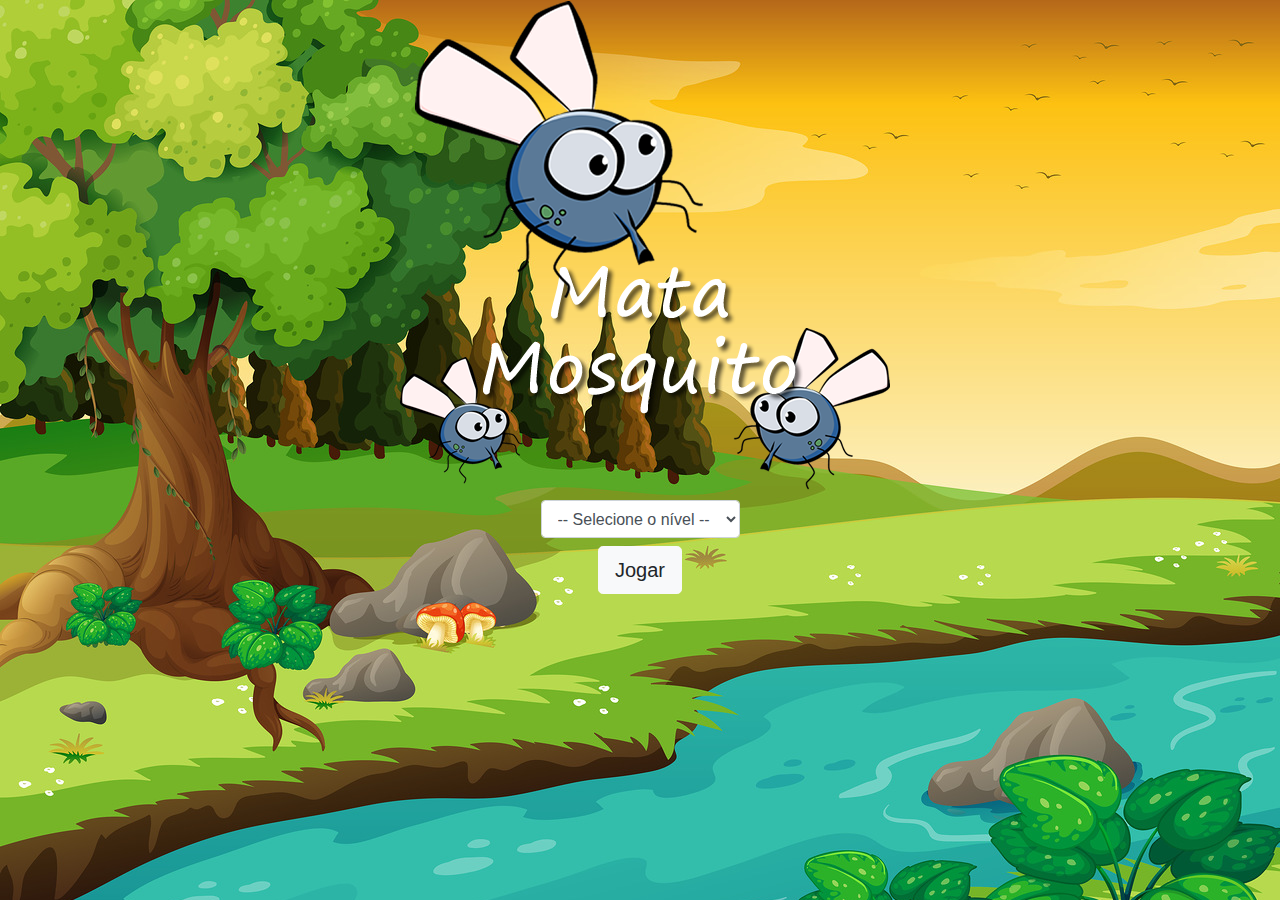
<file: index.html>
<!DOCTYPE html>
<html lang="pt-br">
<head>
    <meta charset="UTF-8">
    <meta http-equiv="X-UA-Compatible" content="IE=edge">
    <meta name="viewport" content="width=device-width, initial-scale=1.0">
    <title>Mata Mosca</title>
    <link rel="stylesheet" href="https://cdn.jsdelivr.net/npm/bootstrap@4.0.0/dist/css/bootstrap.min.css" integrity="sha384-Gn5384xqQ1aoWXA+058RXPxPg6fy4IWvTNh0E263XmFcJlSAwiGgFAW/dAiS6JXm" crossorigin="anonymous">
    <link rel="stylesheet" href="css/estilo.css">

    <script>
        function iniciarJogo() {
            var nivel = document.getElementById('nivel').value
            
            if(nivel === '') {
                alert('Selecione um nível para iniciar um jogo')
                return false
            }
            
            window.location.href = 'app.html?' + nivel

        }
    </script>
</head>
<body>
    
    <div class="container">
        <div class="row">
            <div class="col">
                <div class="d-flex justify-content-center">
                    <img src="imagens/game.png">
                </div>
            </div>
        </div>

        <div class="row">
            <div class="col">
                <div class="d-flex justify-content-center">
                    <div class="mb-2">
                        <select class="form-control" id="nivel">
                            <option value="">-- Selecione o nível --</option>
                            <option value="normal">Normal</option>
                            <option value="dificil">Difícil</option>
                            <option value="chucknorris">Chuck Norris</option>
                        </select>
                    </div>
                </div>
            </div>
        </div>

        <div class="row">
            <div class="col">
                <div class="d-flex justify-content-center">
                    <button class="btn btn-light btn-lg" onclick="iniciarJogo()">Jogar</button>
                </div>
            </div>
        </div>
    </div>

</body>
</html>
</file>
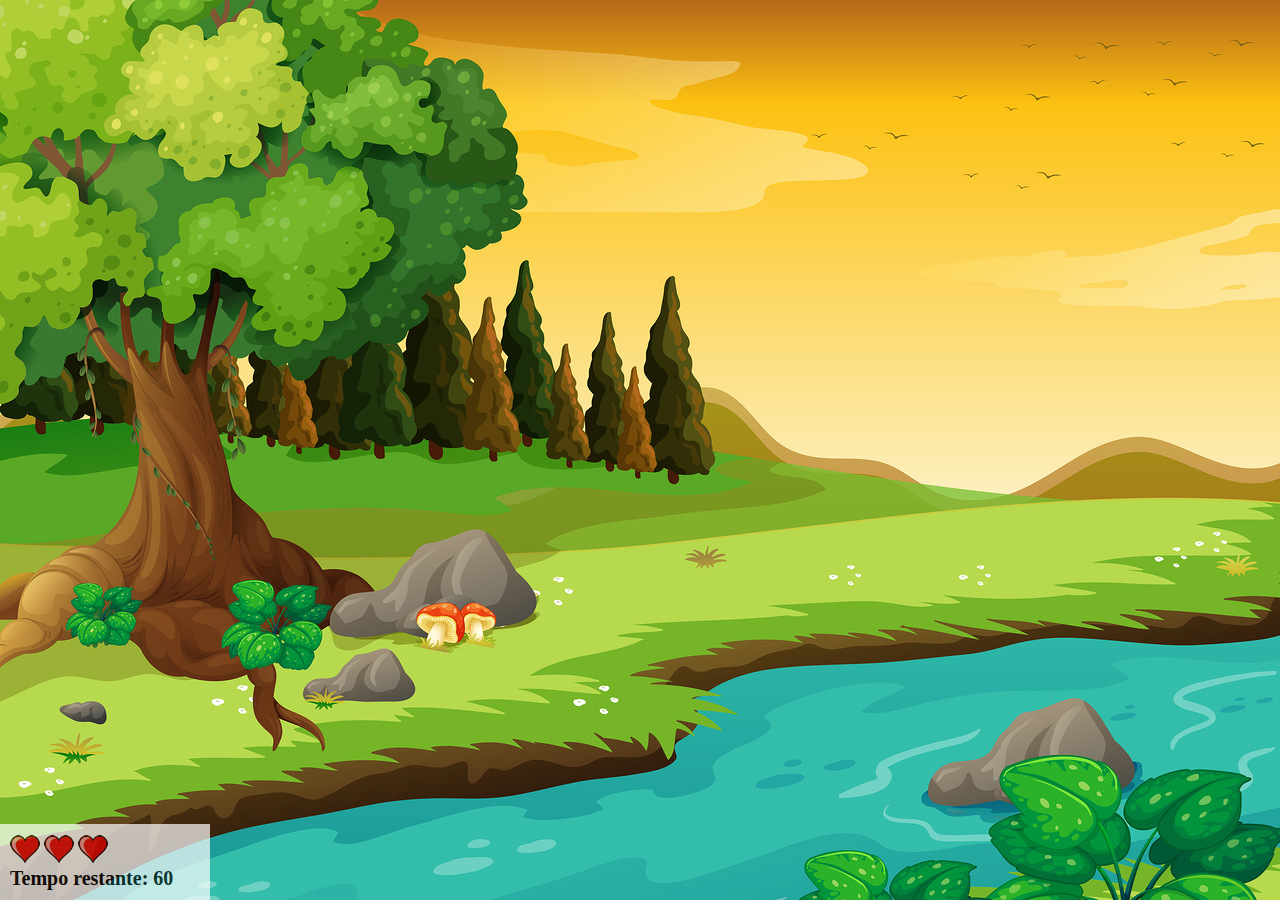
<file: app.html>
<!DOCTYPE html>
<html lang="pt-br">
<head>
    <meta charset="UTF-8">
    <meta http-equiv="X-UA-Compatible" content="IE=edge">
    <meta name="viewport" content="width=device-width, initial-scale=1.0">
    <title>Mata Mosca</title>
    <link rel="stylesheet" href="css/estilo.css">
    <script src="jogo.js"></script>
</head>
<body onresize="ajustaTamanhoPalcoJogo()">
    
    <div class="painel">
        <div class="vidas">
            <img id="v1" src="imagens/coracao_cheio.png">
            <img id="v2" src="imagens/coracao_cheio.png">
            <img id="v3" src="imagens/coracao_cheio.png">
        </div>
        <div class="cronometro">
            Tempo restante: <span id="cronometro"></span>
        </div>
    </div>

    <script>
        document.getElementById('cronometro').innerHTML = tempo

        var criaMosquito = setInterval(function() {
            posicaoRandomica()
        }, criaMosquitoTempo)
    </script>
</body>
</html>
</file>
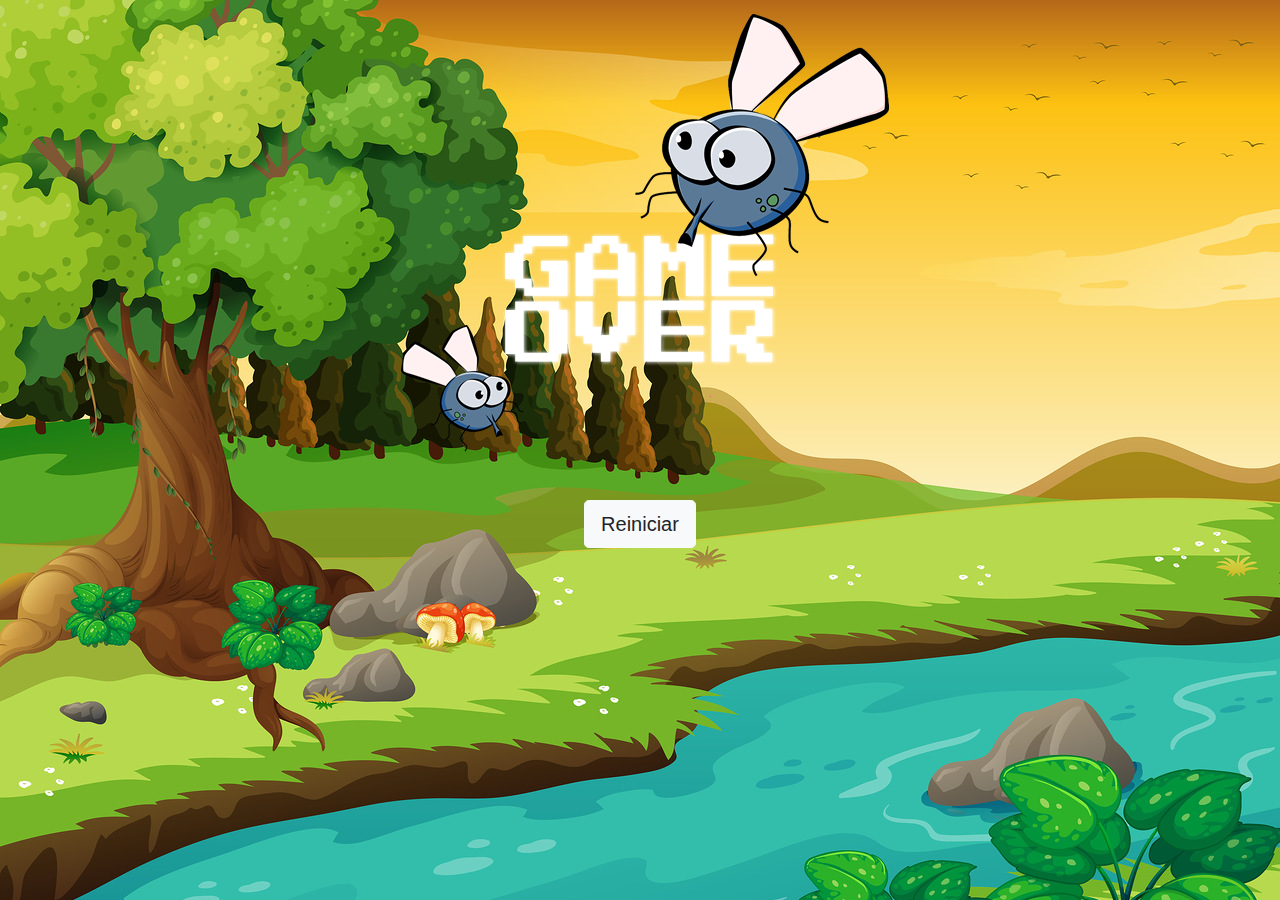
<file: fim_de_jogo.html>
<!DOCTYPE html>
<html lang="pt-br">
<head>
    <meta charset="UTF-8">
    <meta http-equiv="X-UA-Compatible" content="IE=edge">
    <meta name="viewport" content="width=device-width, initial-scale=1.0">
    <title>Game Over</title>
    <link rel="stylesheet" href="https://cdn.jsdelivr.net/npm/bootstrap@4.0.0/dist/css/bootstrap.min.css" integrity="sha384-Gn5384xqQ1aoWXA+058RXPxPg6fy4IWvTNh0E263XmFcJlSAwiGgFAW/dAiS6JXm" crossorigin="anonymous">
    <link rel="stylesheet" href="css/estilo.css">
</head>
<body>
    
    <div class="container">
        <div class="row">
            <div class="col">
                <div class="d-flex justify-content-center">
                    <img src="imagens/game_over.png">
                </div>
            </div>
        </div>

        <div class="row">
            <div class="col">
                <div class="d-flex justify-content-center">
                    <button class="btn btn-light btn-lg" onclick="window.location.href= 'index.html' ">Reiniciar</button>
                </div>
            </div>
        </div>
    </div>

</body>
</html>
</file>
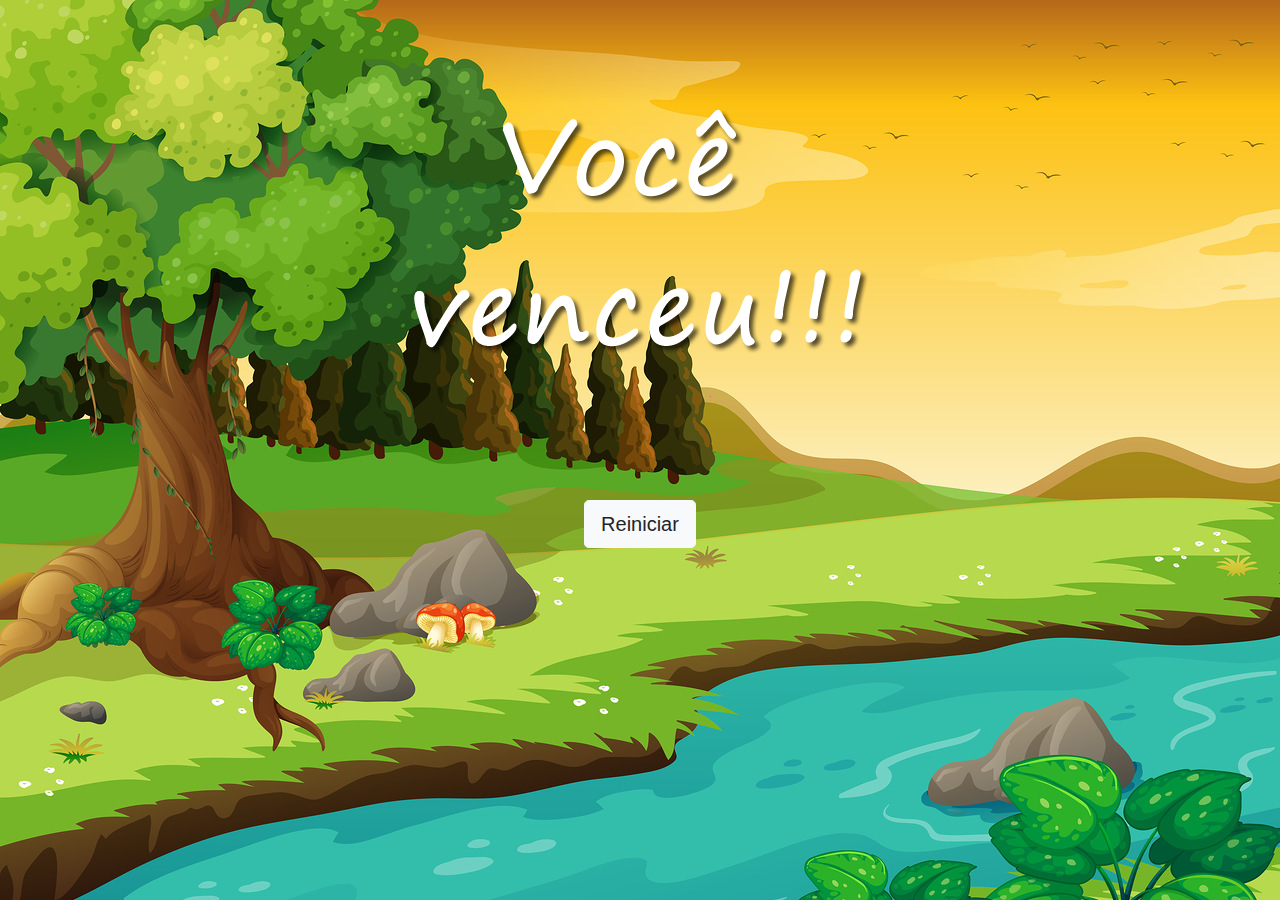
<file: vitoria.html>
<!DOCTYPE html>
<html lang="pt-br">
<head>
    <meta charset="UTF-8">
    <meta http-equiv="X-UA-Compatible" content="IE=edge">
    <meta name="viewport" content="width=device-width, initial-scale=1.0">
    <title>Game Over</title>
    <link rel="stylesheet" href="https://cdn.jsdelivr.net/npm/bootstrap@4.0.0/dist/css/bootstrap.min.css" integrity="sha384-Gn5384xqQ1aoWXA+058RXPxPg6fy4IWvTNh0E263XmFcJlSAwiGgFAW/dAiS6JXm" crossorigin="anonymous">
    <link rel="stylesheet" href="css/estilo.css">
</head>
<body>
    
    <div class="container">
        <div class="row">
            <div class="col">
                <div class="d-flex justify-content-center">
                    <img src="imagens/vitoria.png">
                </div>
            </div>
        </div>

        <div class="row">
            <div class="col">
                <div class="d-flex justify-content-center">
                    <button class="btn btn-light btn-lg" onclick="window.location.href= 'index.html' ">Reiniciar</button>
                </div>
            </div>
        </div>
    </div>

</body>
</html>
</file>
<file: css/estilo.css>
html {
    cursor: url(../imagens/mata_mosca.png) 30 30, auto;
}

body {
    background-image: url(../imagens/bg.jpg);
    background-repeat: no-repeat;
    background-size: 100vw;
}

.mosquito1 {
    width: 50px;
    height: 50px;
}

.mosquito2 {
    width: 70px;
    height: 70px;
}

.mosquito3 {
    width: 90px;
    height: 90px;
}

.ladoA {
    transform: scaleX(1);
}

.ladoB {
    transform: scaleX(-1);
}

.painel {
    position: absolute;
    width: 190px;
    padding: 10px;
    bottom: 0px;
    left: 0px;
    border-top: 1px solid #fff;
    background-color: #fff;
    opacity: 0.7;
}

.vidas {
    float: left;
}

.cronometro {
    float: left;
    font-size: 20px;
    font-weight: bold;
}
</file>
